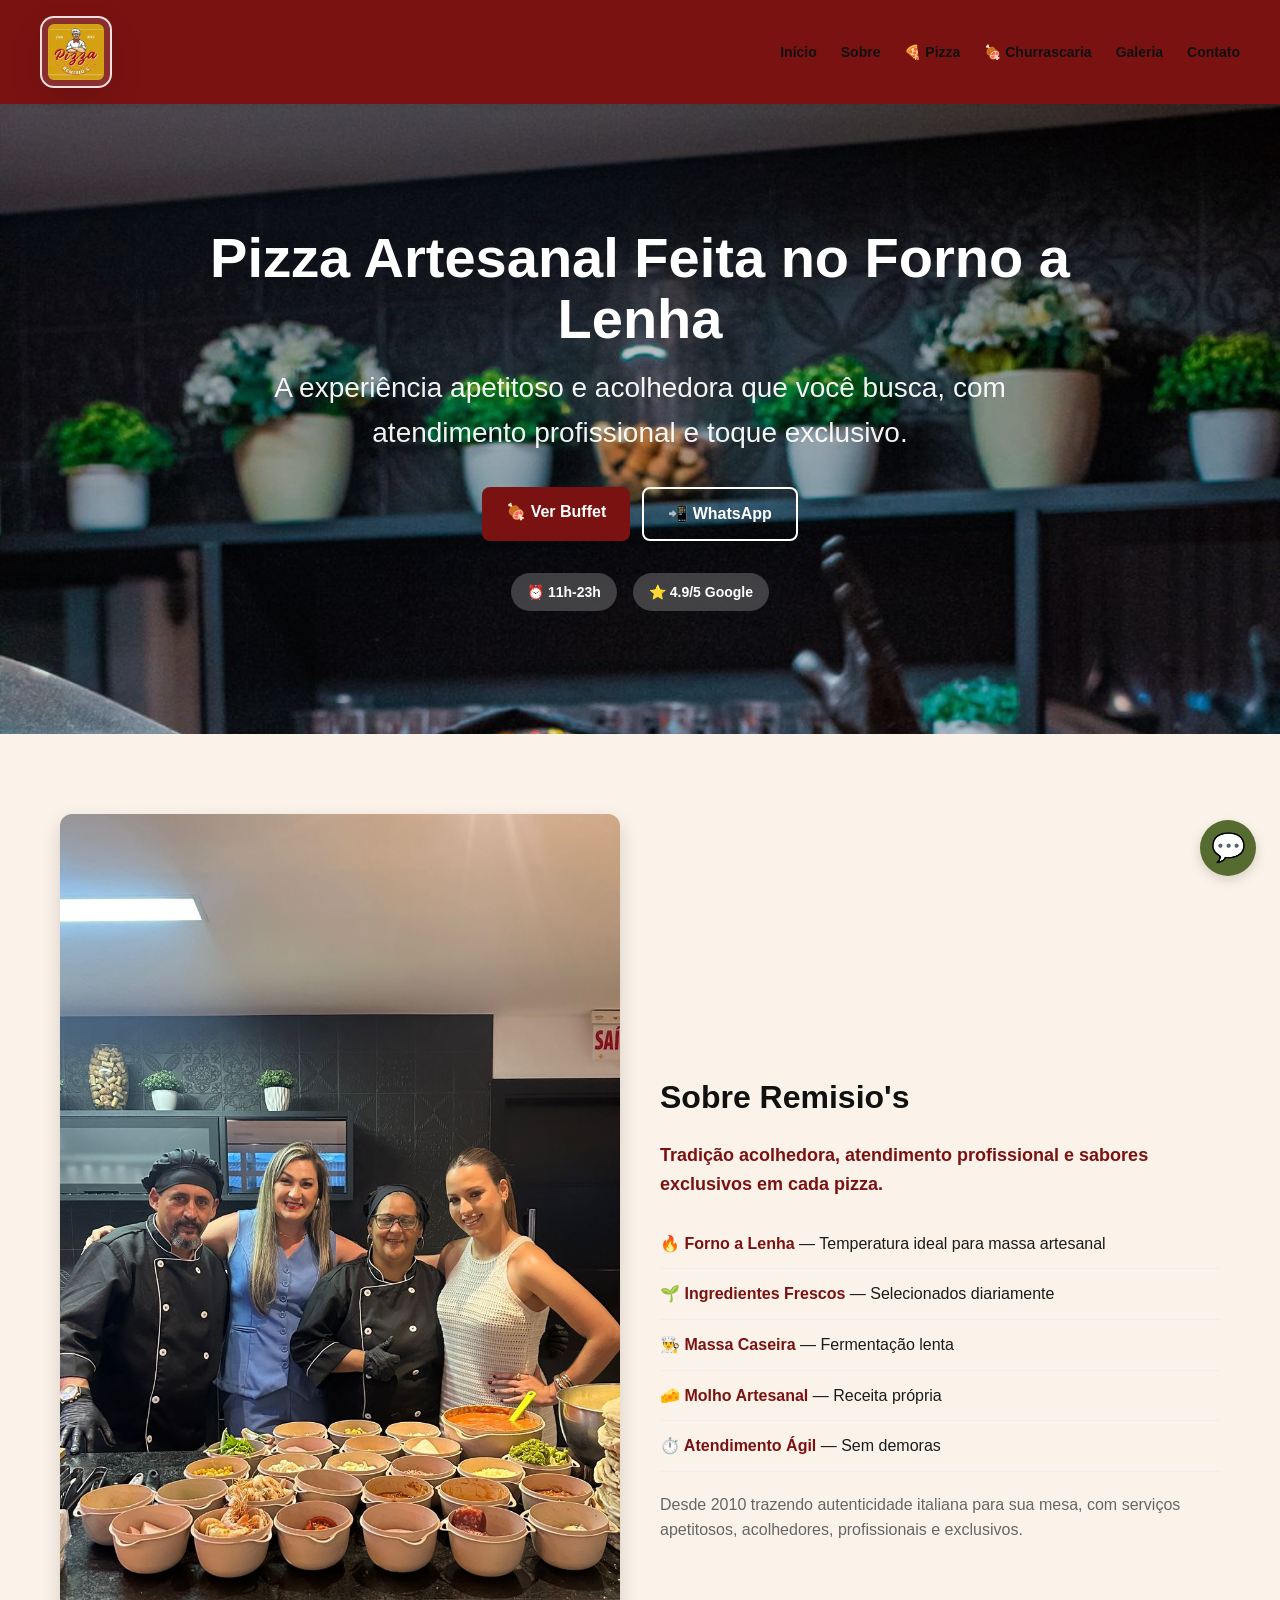
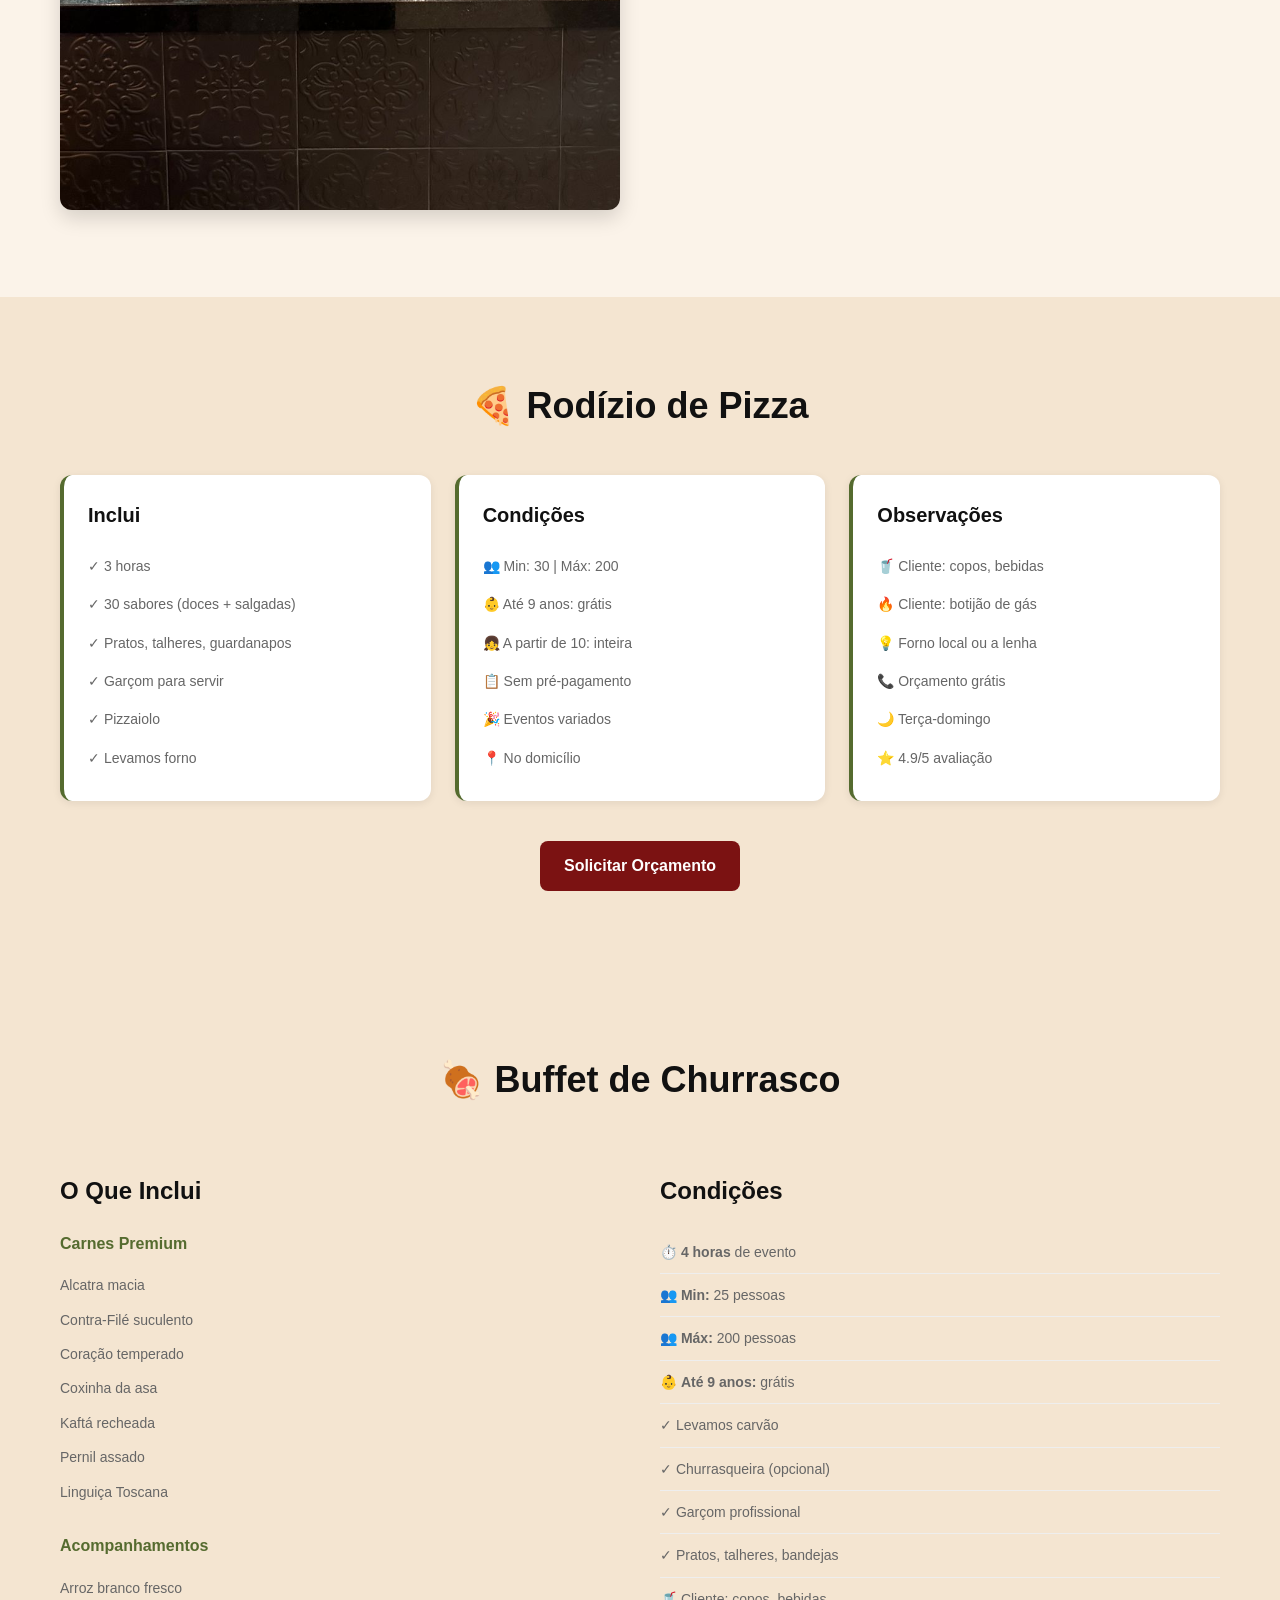
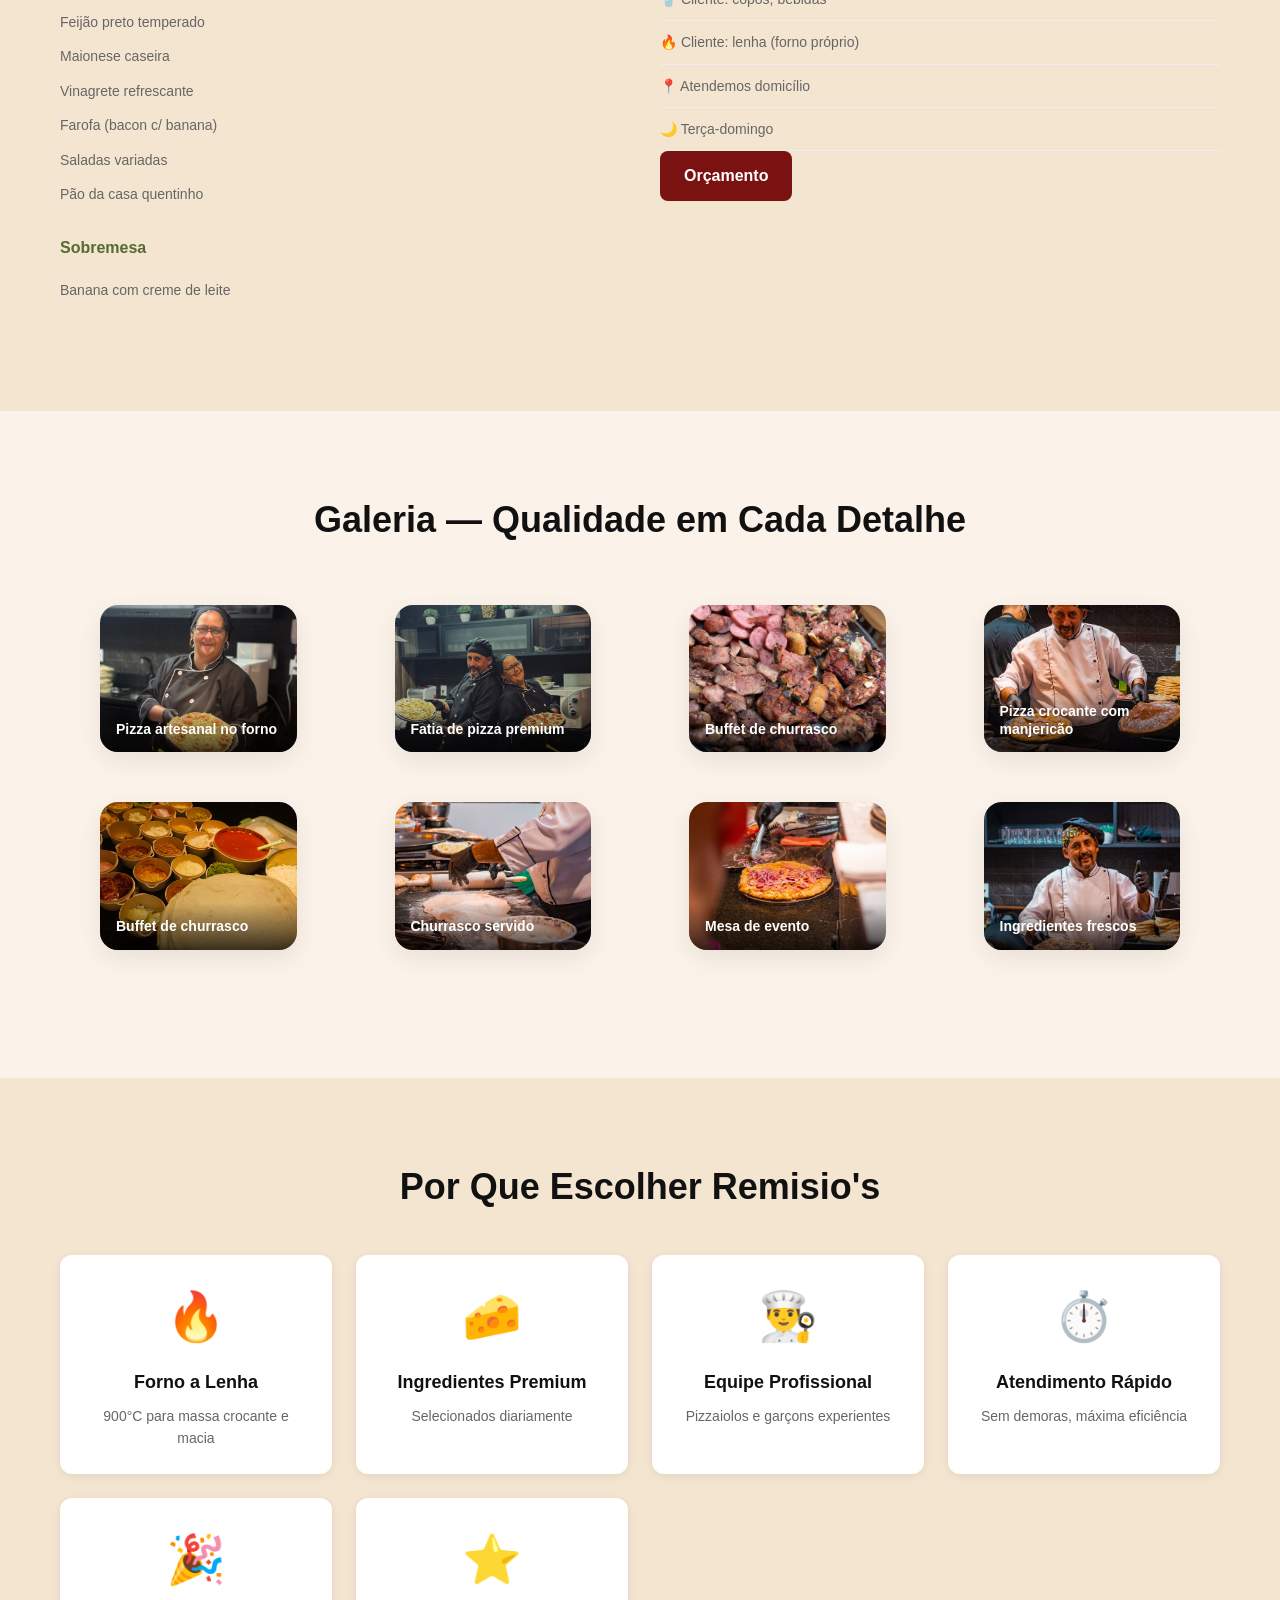
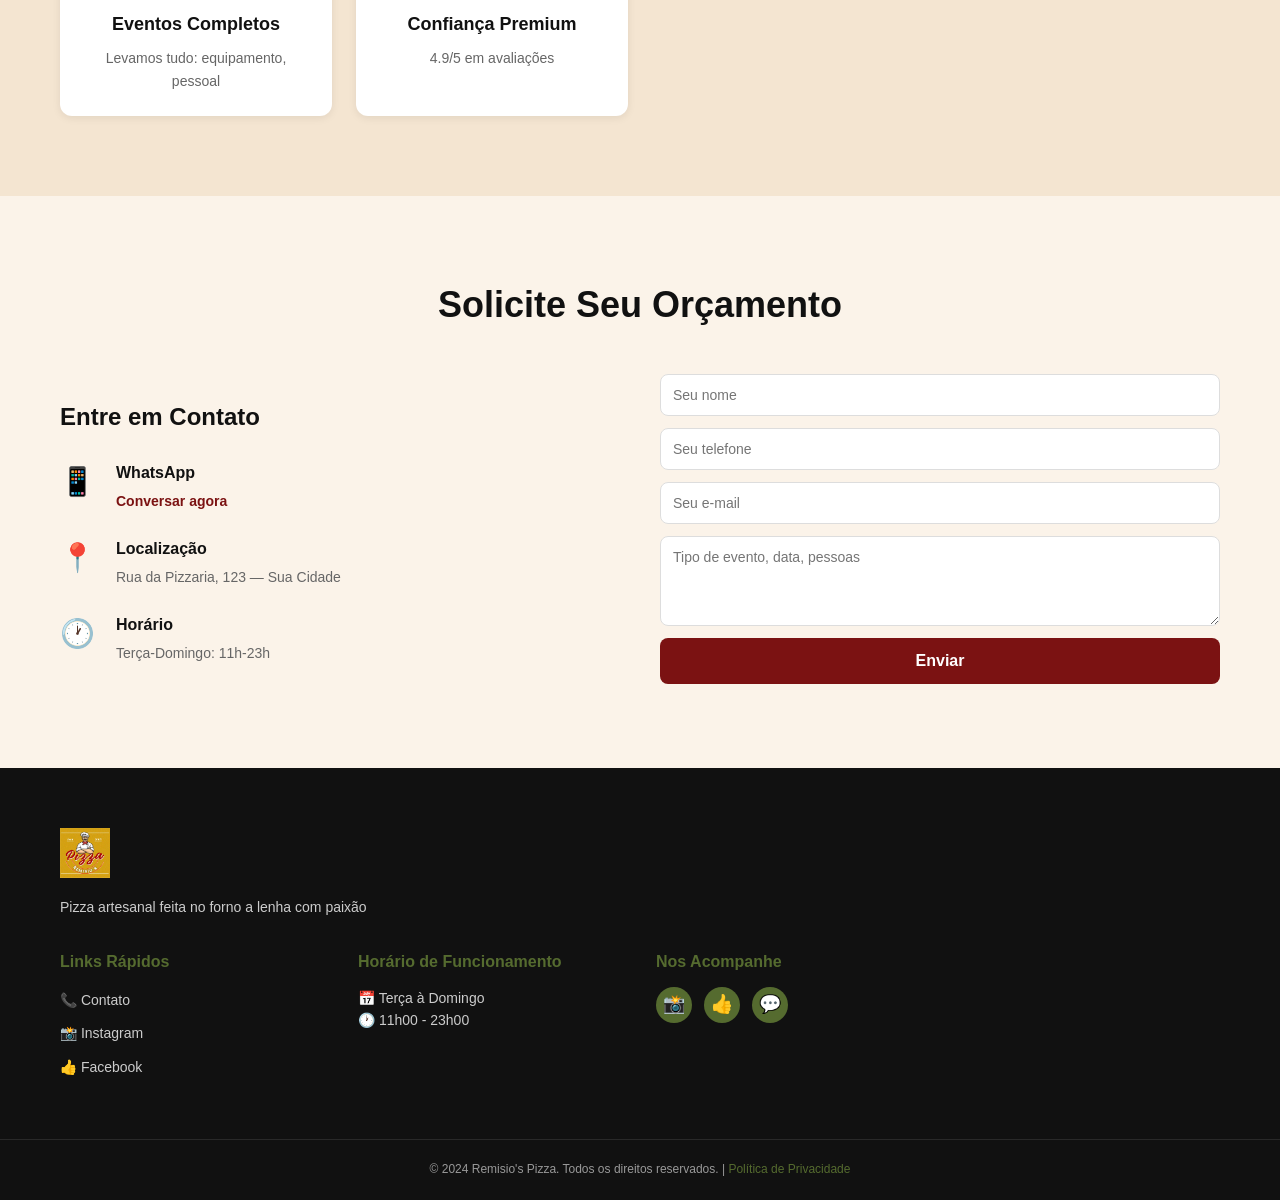
<file: index.html>
﻿<!doctype html>
<html lang="pt-BR">
<head>
  <meta charset="utf-8">
  <meta name="viewport" content="width=device-width,initial-scale=1">
  <title>Remisio's — Pizza Artesanal & Buffet Churrascaria</title>
  <meta name="description" content="Pizzaria artesanal premium com rodízio 3h, 30 sabores e buffet de churrasco. Experiência apetitoso, acolhedora, profissional e exclusiva.">
  <meta property="og:title" content="Remisio's — Pizza Artesanal & Churrascaria">
  <meta property="og:description" content="Rodízio de pizza + Buffet de churrasco premium para eventos. Serviço apetitoso, acolhedor, profissional e exclusivo.">
  <meta property="og:type" content="website">
  <meta property="og:image" content="../logo16.jpg">
  <meta name="theme-color" content="#7B1212">
  <meta name="robots" content="index,follow">
  <meta name="twitter:card" content="summary_large_image">
  <meta name="twitter:title" content="Remisio's — Pizza Artesanal & Churrascaria">
  <meta name="twitter:description" content="Rodízio de pizza + buffet de churrasco premium para eventos. Serviço apetitoso, acolhedor, profissional e exclusivo.">
  <link rel="stylesheet" href="premium-styles.css">
  <link rel="stylesheet" href="premium-fixes.css">
  <script type="application/ld+json">
  {
    "@context": "https://schema.org",
    "@type": "Restaurant",
    "name": "Remisio's Pizza & Churrascaria",
    "description": "Rodízio premium de pizza e buffet de churrasco para eventos com atendimento apetitoso, acolhedor, profissional e exclusivo.",
    "image": "../logo16.jpg",
    "telephone": "+55SEUNUMEROAQUI",
    "address": {
      "@type": "PostalAddress",
      "addressLocality": "Sua Cidade",
      "addressCountry": "BR"
    },
    "openingHours": "Ter-Seg 11:00-23:00"
  }
  </script>
</head>
<body>
  <header class="navbar">
    <div class="container nav-inner">
      <img src="../logo16.jpg" alt="Remisio's Pizza" class="nav-logo">
      <button id="menuToggle" class="menu-toggle" aria-label="Menu">☰</button>
      <nav class="nav-links" id="navLinks">
        <a href="#home">Início</a>
        <a href="#sobre">Sobre</a>
        <a href="#pizza">🍕 Pizza</a>
        <a href="#churrasco">🍖 Churrascaria</a>
        <a href="#galeria">Galeria</a>
        <a href="#contato">Contato</a>
      </nav>
    </div>
  </header>

  <main>
    <!-- HERO SECTION -->
    <section id="home" class="hero">
      <div class="hero-overlay"></div>
      <div class="hero-content">
        <h1 class="hero-title">Pizza Artesanal Feita no Forno a Lenha</h1>
        <p class="hero-subtitle">A experiência apetitoso e acolhedora que você busca, com atendimento profissional e toque exclusivo.</p>
        <div class="hero-cta">
          <a href="#churrasco" class="btn btn-primary">🍖 Ver Buffet</a>
          <a href="https://wa.me/55SEUNUMEROAQUI?text=Ol%C3%A1%20Remisio%27s%21%20Quero%20or%C3%A7amento" class="btn btn-secondary" target="_blank" rel="noopener noreferrer">📲 WhatsApp</a>
        </div>
        <div class="hero-info">
          <div class="info-badge">⏰ 11h-23h</div>
          <div class="info-badge">⭐ 4.9/5 Google</div>
        </div>
      </div>
    </section>

    <!-- SOBRE PIZZARIA -->
    <section id="sobre" class="section sobre">
      <div class="container">
        <div class="sobre-grid">
          <div class="sobre-img">
            <img src="../equipe-ingredientes.jpeg" alt="Equipe Remisio's" loading="lazy">
          </div>
          <div class="sobre-text">
            <h2>Sobre Remisio's</h2>
            <p class="tagline">Tradição acolhedora, atendimento profissional e sabores exclusivos em cada pizza.</p>
            <ul class="highlights">
              <li><strong>🔥 Forno a Lenha</strong> — Temperatura ideal para massa artesanal</li>
              <li><strong>🌱 Ingredientes Frescos</strong> — Selecionados diariamente</li>
              <li><strong>👨‍🍳 Massa Caseira</strong> — Fermentação lenta</li>
              <li><strong>🧀 Molho Artesanal</strong> — Receita própria</li>
              <li><strong>⏱️ Atendimento Ágil</strong> — Sem demoras</li>
            </ul>
            <p class="cta-text">Desde 2010 trazendo autenticidade italiana para sua mesa, com serviços apetitosos, acolhedores, profissionais e exclusivos.</p>
          </div>
        </div>
      </div>
    </section>

    <!-- PIZZA RODÍZIO -->
    <section id="pizza" class="section pizza-section alt-bg">
      <div class="container">
        <h2 class="section-title">🍕 Rodízio de Pizza</h2>
        <div class="service-grid">
          <div class="service-card">
            <h3>Inclui</h3>
            <ul>
              <li>✓ 3 horas</li>
              <li>✓ 30 sabores (doces + salgadas)</li>
              <li>✓ Pratos, talheres, guardanapos</li>
              <li>✓ Garçom para servir</li>
              <li>✓ Pizzaiolo</li>
              <li>✓ Levamos forno</li>
            </ul>
          </div>
          <div class="service-card">
            <h3>Condições</h3>
            <ul>
              <li>👥 Min: 30 | Máx: 200</li>
              <li>👶 Até 9 anos: grátis</li>
              <li>👧 A partir de 10: inteira</li>
              <li>📋 Sem pré-pagamento</li>
              <li>🎉 Eventos variados</li>
              <li>📍 No domicílio</li>
            </ul>
          </div>
          <div class="service-card">
            <h3>Observações</h3>
            <ul>
              <li>🥤 Cliente: copos, bebidas</li>
              <li>🔥 Cliente: botijão de gás</li>
              <li>💡 Forno local ou a lenha</li>
              <li>📞 Orçamento grátis</li>
              <li>🌙 Terça-domingo</li>
              <li>⭐ 4.9/5 avaliação</li>
            </ul>
          </div>
        </div>
        <a href="https://wa.me/55SEUNUMEROAQUI?text=Quero%20or%C3%A7amento%20para%20rod%C3%ADzio%20de%20pizza" class="btn btn-primary cta-bottom" target="_blank" rel="noopener noreferrer">Solicitar Orçamento</a>
      </div>
    </section>

    <!-- CHURRASCARIA BUFFET -->
    <section id="churrasco" class="section churrasco-section alt-bg">
      <div class="container">
        <h2 class="section-title">🍖 Buffet de Churrasco</h2>
        <div class="churrasco-grid">
          <div class="churrasco-col">
            <h3>O Que Inclui</h3>
            <div class="churrasco-list">
              <h4>Carnes Premium</h4>
              <ul>
                <li>Alcatra macia</li>
                <li>Contra-Filé suculento</li>
                <li>Coração temperado</li>
                <li>Coxinha da asa</li>
                <li>Kaftá recheada</li>
                <li>Pernil assado</li>
                <li>Linguiça Toscana</li>
              </ul>
            </div>
            <div class="churrasco-list">
              <h4>Acompanhamentos</h4>
              <ul>
                <li>Arroz branco fresco</li>
                <li>Feijão preto temperado</li>
                <li>Maionese caseira</li>
                <li>Vinagrete refrescante</li>
                <li>Farofa (bacon c/ banana)</li>
                <li>Saladas variadas</li>
                <li>Pão da casa quentinho</li>
              </ul>
            </div>
            <div class="churrasco-list">
              <h4>Sobremesa</h4>
              <ul>
                <li>Banana com creme de leite</li>
              </ul>
            </div>
          </div>
          <div class="churrasco-col">
            <h3>Condições</h3>
            <ul class="conditions">
              <li>⏱️ <strong>4 horas</strong> de evento</li>
              <li>👥 <strong>Min:</strong> 25 pessoas</li>
              <li>👥 <strong>Máx:</strong> 200 pessoas</li>
              <li>👶 <strong>Até 9 anos:</strong> grátis</li>
              <li>✓ Levamos carvão</li>
              <li>✓ Churrasqueira (opcional)</li>
              <li>✓ Garçom profissional</li>
              <li>✓ Pratos, talheres, bandejas</li>
              <li>🥤 Cliente: copos, bebidas</li>
              <li>🔥 Cliente: lenha (forno próprio)</li>
              <li>📍 Atendemos domicílio</li>
              <li>🌙 Terça-domingo</li>
            </ul>
            <a href="https://wa.me/55SEUNUMEROAQUI?text=Or%C3%A7amento%20Churrasco" class="btn btn-primary" target="_blank" rel="noopener noreferrer">Orçamento</a>
          </div>
        </div>
      </div>
    </section>

    <!-- GALERIA -->
    <section id="galeria" class="section galeria-section">
      <div class="container">
        <h2 class="section-title">Galeria — Qualidade em Cada Detalhe</h2>
        <div class="gallery-grid">
          <figure class="gallery-item">
            <img src="../chef-pizza-camarao.jpeg" alt="Pizza artesanal no forno" loading="lazy">
            <figcaption>Pizza artesanal no forno</figcaption>
          </figure>
          <figure class="gallery-item">
            <img src="../chefs-exibem-pizzas.jpeg" alt="Fatia de pizza premium" loading="lazy">
            <figcaption>Fatia de pizza premium</figcaption>
          </figure>
          <figure class="gallery-item">
            <img src="../churrasco-prato.jpeg" alt="Buffet de churrasco" loading="lazy">
            <figcaption>Buffet de churrasco</figcaption>
          </figure>
          <figure class="gallery-item">
            <img src="../pizza-massa-preparo.jpeg" alt="Pizza crocante com manjericão" loading="lazy">
            <figcaption>Pizza crocante com manjericão</figcaption>
          </figure>
          <figure class="gallery-item">
            <img src="../massa-ingredientes.jpeg" alt="Buffet de churrasco" loading="lazy">
            <figcaption>Buffet de churrasco</figcaption>
          </figure>
          <figure class="gallery-item">
            <img src="../pizzaiolo-com-pizzas.jpeg" alt="Churrasco servido" loading="lazy">
            <figcaption>Churrasco servido</figcaption>
          </figure>
          <figure class="gallery-item">
            <img src="../pizza-cobertura-cebola.jpeg" alt="Mesa de evento" loading="lazy">
            <figcaption>Mesa de evento</figcaption>
          </figure>
          <figure class="gallery-item">
            <img src="../pizzaiolo-pizza-doce-salgada.jpeg" alt="Ingredientes frescos" loading="lazy">
            <figcaption>Ingredientes frescos</figcaption>
          </figure>
        </div>
      </div>
    </section>

    <!-- DIFERENCIAIS -->
    <section class="section diferenciais alt-bg">
      <div class="container">
        <h2 class="section-title">Por Que Escolher Remisio's</h2>
        <div class="diferenciais-grid">
          <div class="diferencial-card">
            <div class="icon">🔥</div>
            <h4>Forno a Lenha</h4>
            <p>900°C para massa crocante e macia</p>
          </div>
          <div class="diferencial-card">
            <div class="icon">🧀</div>
            <h4>Ingredientes Premium</h4>
            <p>Selecionados diariamente</p>
          </div>
          <div class="diferencial-card">
            <div class="icon">👨‍🍳</div>
            <h4>Equipe Profissional</h4>
            <p>Pizzaiolos e garçons experientes</p>
          </div>
          <div class="diferencial-card">
            <div class="icon">⏱️</div>
            <h4>Atendimento Rápido</h4>
            <p>Sem demoras, máxima eficiência</p>
          </div>
          <div class="diferencial-card">
            <div class="icon">🎉</div>
            <h4>Eventos Completos</h4>
            <p>Levamos tudo: equipamento, pessoal</p>
          </div>
          <div class="diferencial-card">
            <div class="icon">⭐</div>
            <h4>Confiança Premium</h4>
            <p>4.9/5 em avaliações</p>
          </div>
        </div>
      </div>
    </section>

    <!-- CONTATO -->
    <section id="contato" class="section contato-section">
      <div class="container">
        <h2 class="section-title">Solicite Seu Orçamento</h2>
        <div class="contato-grid">
          <div class="contato-info">
            <h3>Entre em Contato</h3>
            <div class="info-item">
              <span class="icon">📱</span>
              <div>
                <strong>WhatsApp</strong>
                <p><a href="https://wa.me/55SEUNUMEROAQUI" target="_blank" rel="noopener noreferrer">Conversar agora</a></p>
              </div>
            </div>
            <div class="info-item">
              <span class="icon">📍</span>
              <div>
                <strong>Localização</strong>
                <p>Rua da Pizzaria, 123 — Sua Cidade</p>
              </div>
            </div>
            <div class="info-item">
              <span class="icon">🕐</span>
              <div>
                <strong>Horário</strong>
                <p>Terça-Domingo: 11h-23h</p>
              </div>
            </div>
          </div>
          <form class="contato-form" id="contactForm">
            <input type="text" placeholder="Seu nome" required>
            <input type="tel" placeholder="Seu telefone" required>
            <input type="email" placeholder="Seu e-mail">
            <textarea placeholder="Tipo de evento, data, pessoas" rows="4"></textarea>
            <button type="submit" class="btn btn-primary">Enviar</button>
          </form>
        </div>
      </div>
    </section>
  </main>

  <footer class="footer">
    <div class="container footer-content">
      <div class="footer-section footer-brand">
        <img src="../logo16.jpg" alt="Remisio's Logo" class="footer-logo">
        <p class="brand-tagline">Pizza artesanal feita no forno a lenha com paixão</p>
      </div>
      
      <div class="footer-section footer-links">
        <h4>Links Rápidos</h4>
        <ul>
          <li><a href="#contato">📞 Contato</a></li>
          <li><a href="https://instagram.com/remisiospizza" target="_blank" rel="noopener noreferrer">📸 Instagram</a></li>
          <li><a href="https://facebook.com/remisiospizza" target="_blank" rel="noopener noreferrer">👍 Facebook</a></li>
        </ul>
      </div>

      <div class="footer-section footer-info">
        <h4>Horário de Funcionamento</h4>
        <p>📅 Terça à Domingo<br>🕐 11h00 - 23h00</p>
      </div>

      <div class="footer-section footer-social">
        <h4>Nos Acompanhe</h4>
        <div class="social-links">
          <a href="https://instagram.com/remisiospizza" target="_blank" rel="noopener noreferrer" title="Instagram" class="social-icon">📸</a>
          <a href="https://facebook.com/remisiospizza" target="_blank" rel="noopener noreferrer" title="Facebook" class="social-icon">👍</a>
          <a href="https://wa.me/55SEUNUMEROAQUI" target="_blank" rel="noopener noreferrer" title="WhatsApp" class="social-icon">💬</a>
        </div>
      </div>
    </div>
    
    <div class="footer-bottom">
      <p>&copy; 2024 Remisio's Pizza. Todos os direitos reservados. | <a href="#politica">Política de Privacidade</a></p>
    </div>
  </footer>

  <!-- WhatsApp FAB -->
  <a href="https://wa.me/55SEUNUMEROAQUI" target="_blank" rel="noopener noreferrer" class="whatsapp-fab" title="WhatsApp">💬</a>

  <script src="premium.js"></script>
</body>
</html>
</file>
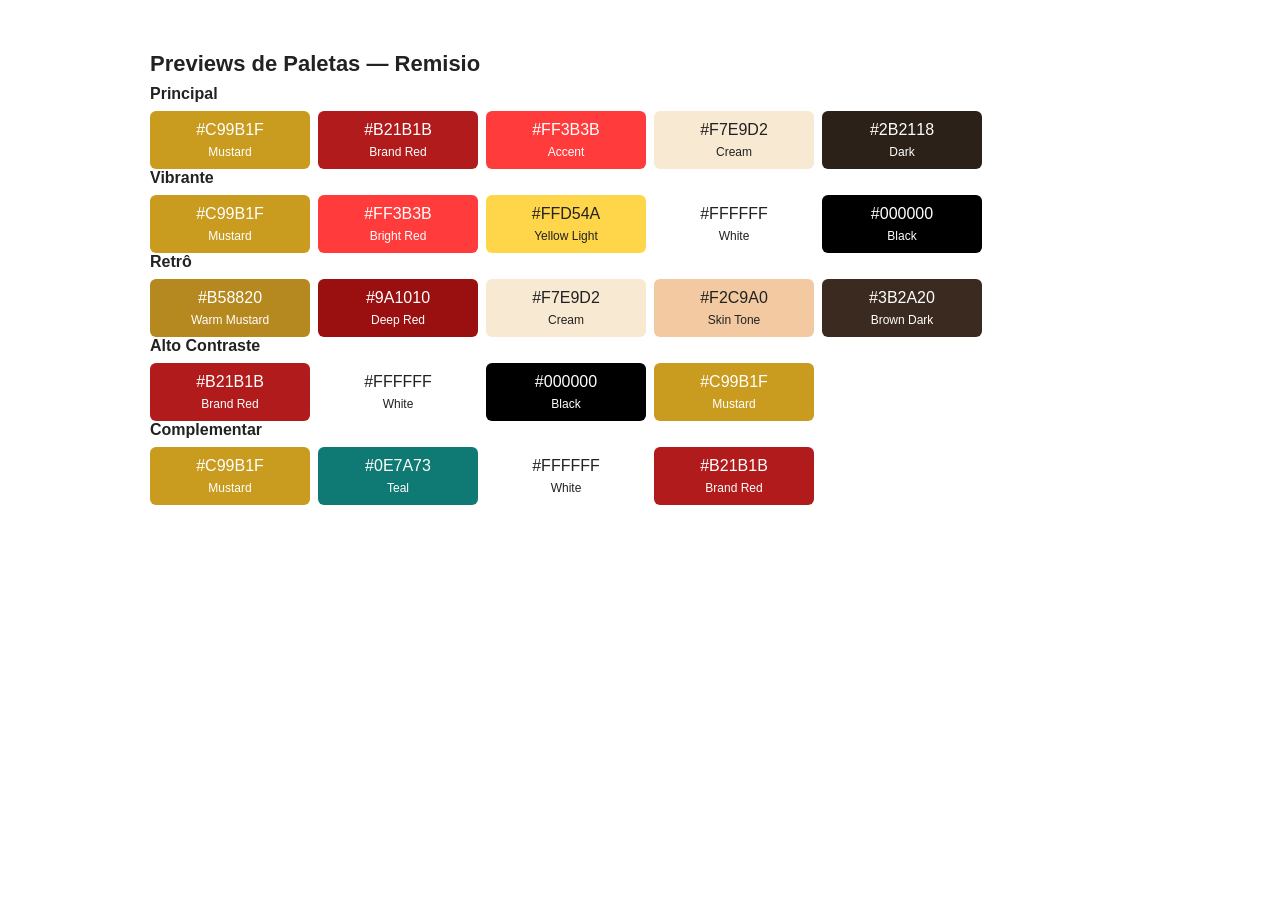
<file: palettes/preview.html>
<!doctype html>
<html>
<head>
  <meta charset="utf-8">
  <title>Previews de Paletas — Remisio</title>
  <link rel="stylesheet" href="remisio.css">
  <style>
    .container{max-width:980px;margin:24px auto;padding:12px}
    h1{font-size:22px;margin-bottom:8px}
    .swatches{display:flex;gap:8px}
    .sw-block{width:140px;padding:10px;border-radius:6px;color:#fff;text-align:center}
    .label{font-size:12px;margin-top:6px}
    .palette-title{font-weight:700;margin-bottom:8px}
  </style>
</head>
<body>
  <div class="container">
    <h1>Previews de Paletas — Remisio</h1>

    <section>
      <div class="palette-title">Principal</div>
      <div class="swatches">
        <div class="sw-block" style="background:#C99B1F">#C99B1F<div class="label">Mustard</div></div>
        <div class="sw-block" style="background:#B21B1B">#B21B1B<div class="label">Brand Red</div></div>
        <div class="sw-block" style="background:#FF3B3B">#FF3B3B<div class="label">Accent</div></div>
        <div class="sw-block" style="background:#F7E9D2;color:#222">#F7E9D2<div class="label">Cream</div></div>
        <div class="sw-block" style="background:#2B2118">#2B2118<div class="label">Dark</div></div>
      </div>
    </section>

    <section>
      <div class="palette-title">Vibrante</div>
      <div class="swatches">
        <div class="sw-block" style="background:#C99B1F">#C99B1F<div class="label">Mustard</div></div>
        <div class="sw-block" style="background:#FF3B3B">#FF3B3B<div class="label">Bright Red</div></div>
        <div class="sw-block" style="background:#FFD54A;color:#222">#FFD54A<div class="label">Yellow Light</div></div>
        <div class="sw-block" style="background:#FFFFFF;color:#222">#FFFFFF<div class="label">White</div></div>
        <div class="sw-block" style="background:#000000">#000000<div class="label">Black</div></div>
      </div>
    </section>

    <section>
      <div class="palette-title">Retrô</div>
      <div class="swatches">
        <div class="sw-block" style="background:#B58820">#B58820<div class="label">Warm Mustard</div></div>
        <div class="sw-block" style="background:#9A1010">#9A1010<div class="label">Deep Red</div></div>
        <div class="sw-block" style="background:#F7E9D2;color:#222">#F7E9D2<div class="label">Cream</div></div>
        <div class="sw-block" style="background:#F2C9A0;color:#222">#F2C9A0<div class="label">Skin Tone</div></div>
        <div class="sw-block" style="background:#3B2A20">#3B2A20<div class="label">Brown Dark</div></div>
      </div>
    </section>

    <section>
      <div class="palette-title">Alto Contraste</div>
      <div class="swatches">
        <div class="sw-block" style="background:#B21B1B">#B21B1B<div class="label">Brand Red</div></div>
        <div class="sw-block" style="background:#FFFFFF;color:#222">#FFFFFF<div class="label">White</div></div>
        <div class="sw-block" style="background:#000000">#000000<div class="label">Black</div></div>
        <div class="sw-block" style="background:#C99B1F">#C99B1F<div class="label">Mustard</div></div>
      </div>
    </section>

    <section>
      <div class="palette-title">Complementar</div>
      <div class="swatches">
        <div class="sw-block" style="background:#C99B1F">#C99B1F<div class="label">Mustard</div></div>
        <div class="sw-block" style="background:#0E7A73">#0E7A73<div class="label">Teal</div></div>
        <div class="sw-block" style="background:#FFFFFF;color:#222">#FFFFFF<div class="label">White</div></div>
        <div class="sw-block" style="background:#B21B1B">#B21B1B<div class="label">Brand Red</div></div>
      </div>
    </section>

  </div>
</body>
</html>
</file>
<file: premium-styles.css>
:root{--red-dark:#7B1212;--cream:#F4E5D1;--olive:#556B2F;--graphite:#111111;--dark:#111111;--text:#1B1B1B;--light-gray:#f3efe9;--surface:#FBF3E9;--shadow:0 24px 70px rgba(0,0,0,0.09)}*{box-sizing:border-box}html{scroll-behavior:smooth}body{margin:0;font-family:'Segoe UI',Tahoma,Geneva,Verdana,sans-serif;color:var(--text);line-height:1.6;background:var(--surface)}.container{max-width:1200px;margin:0 auto;padding:20px}/* NAVBAR */
.navbar{position:sticky;top:0;z-index:100;background:var(--red-dark);color:#fff;box-shadow:0 6px 24px rgba(0,0,0,0.16)}.nav-inner{display:flex;align-items:center;justify-content:space-between;gap:22px;padding:16px 0}.nav-logo{height:72px;margin-right:18px;border:2px solid rgba(255,255,255,0.85);border-radius:14px;padding:6px;background:rgba(255,255,255,0.12);box-shadow:0 14px 32px rgba(0,0,0,0.12)}.nav-links{display:flex;gap:24px}.nav-links a{color:var(--graphite);text-decoration:none;font-weight:600;font-size:14px;transition:opacity 0.2s}.nav-links a:hover{opacity:0.8}.menu-toggle{display:none;background:0;border:0;color:#fff;font-size:24px}/* HERO */
.hero{position:relative;background:linear-gradient(180deg,rgba(0,0,0,0.18),rgba(0,0,0,0.06)),url(../hero-fundo.jpeg) top center/cover no-repeat;height:clamp(420px,70vh,760px);display:flex;align-items:center;justify-content:center;text-align:center;color:#fff;overflow:hidden;background-color:#111;min-height:70vh}.hero-overlay{position:absolute;top:0;left:0;width:100%;height:100%;background:linear-gradient(180deg,rgba(0,0,0,0.18),rgba(0,0,0,0.06));}.hero-content{position:relative;z-index:2;max-width:900px;padding:40px 20px}.hero-title{font-size:clamp(32px,6vw,56px);margin:0 0 16px;font-weight:800;line-height:1.1}.hero-subtitle{font-size:clamp(18px,4vw,28px);margin:0 0 32px;font-weight:300;opacity:0.95}.hero-cta{display:flex;gap:12px;justify-content:center;flex-wrap:wrap;margin-bottom:32px}.hero-info{display:flex;gap:16px;justify-content:center;flex-wrap:wrap}.info-badge{background:rgba(255,255,255,0.22);backdrop-filter:blur(10px);padding:8px 16px;border-radius:50px;font-size:14px;font-weight:600}/* BUTTONS */
.btn{display:inline-block;padding:12px 24px;border-radius:8px;text-decoration:none;font-weight:700;border:0;cursor:pointer;transition:transform 0.25s ease,background 0.25s ease,box-shadow 0.25s ease;font-size:16px}.btn-primary{background:var(--red-dark);color:#fff}.btn-primary:hover{background:#8b0000;transform:translateY(-2px);box-shadow:0 10px 26px rgba(139,0,0,0.18)}.btn-secondary{background:transparent;border:2px solid #fff;color:#fff}.btn-secondary:hover{background:#fff;color:var(--red-dark)}.btn-small{padding:8px 12px;font-size:12px;display:inline-block;background:var(--red-dark);color:#fff;border-radius:4px;text-decoration:none;font-weight:600}.btn-small:hover{background:#8b0000}/* SECTIONS */
.section{padding:60px 0;opacity:0;transform:translateY(18px);animation:fadeInUp 0.75s ease forwards}.alt-bg{background:var(--cream)}.section-title{font-size:36px;margin:0 0 40px;text-align:center;color:var(--dark);font-weight:800}.cta-bottom{display:block;margin:40px auto 0;width:fit-content}/* SOBRE */
.sobre-grid{display:grid;grid-template-columns:1fr 1fr;gap:40px;align-items:center}.sobre-img img{width:100%;border-radius:12px;box-shadow:0 8px 20px rgba(0,0,0,0.15)}.sobre-text h2{font-size:32px;margin:0 0 8px;color:var(--dark)}.tagline{font-size:18px;color:var(--red-dark);font-weight:600;margin-bottom:20px!important}.highlights{list-style:none;padding:0;margin:20px 0}.highlights li{padding:12px 0;border-bottom:1px solid #eee;font-size:16px}.highlights strong{color:var(--red-dark)}.cta-text{font-size:16px;color:#666;margin-top:20px}/* SERVICE CARDS */
.service-grid{display:grid;grid-template-columns:repeat(auto-fit,minmax(280px,1fr));gap:24px;margin-bottom:40px}.service-card{background:#fff;border-radius:12px;padding:24px;box-shadow:0 2px 8px rgba(0,0,0,0.08);border-left:4px solid var(--olive)}.service-card h3{margin:0 0 16px;color:var(--dark);font-size:20px}.service-card ul{list-style:none;padding:0;margin:0}.service-card li{padding:8px 0;color:#666;font-size:14px}/* CARDÁPIO */
.cardapio-tabs{display:flex;gap:8px;margin-bottom:32px;justify-content:center;flex-wrap:wrap}.tab-btn{background:var(--cream);border:2px solid var(--olive);color:var(--text);padding:10px 16px;border-radius:25px;cursor:pointer;font-weight:600;transition:all 0.3s}.tab-btn.active{background:var(--olive);color:#fff}.tab-btn:hover{background:var(--olive);color:#fff}.cardapio-grid{display:grid;grid-template-columns:repeat(auto-fill,minmax(260px,1fr));gap:20px}.pizza-item{background:#fff;border-radius:12px;padding:20px;box-shadow:0 2px 8px rgba(0,0,0,0.08);position:relative}.pizza-badges{display:flex;gap:6px;margin-bottom:8px;flex-wrap:wrap}.badge{display:inline-block;background:var(--red-dark);color:#fff;padding:4px 8px;border-radius:4px;font-size:12px;font-weight:600}.pizza-item h4{margin:12px 0 8px;color:var(--dark);font-size:18px}.pizza-item p{margin:0;color:#666;font-size:14px}.pizza-footer{display:flex;justify-content:space-between;align-items:center;margin-top:16px;padding-top:12px;border-top:1px solid #eee}.price{font-weight:700;color:var(--red-dark);font-size:16px}/* CHURRASCO */
.churrasco-grid{display:grid;grid-template-columns:1fr 1fr;gap:40px}.churrasco-col h3{color:var(--dark);font-size:24px;margin-bottom:20px}.churrasco-list{margin-bottom:24px}.churrasco-list h4{color:var(--olive);font-size:16px;margin:0 0 12px;font-weight:700}.churrasco-list ul{list-style:none;padding:0;margin:0}.churrasco-list li{padding:6px 0;color:#666;font-size:14px}.churrasco-col ul.conditions{list-style:none;padding:0;margin:0}.churrasco-col ul.conditions li{padding:10px 0;border-bottom:1px solid #eee;color:#666;font-size:14px}/* GALERIA */
.gallery-grid{display:grid;grid-template-columns:repeat(auto-fit,minmax(220px,1fr));gap:18px;margin:32px 0}.gallery-item{overflow:hidden;border-radius:18px;position:relative;box-shadow:0 8px 24px rgba(0,0,0,0.08);transition:transform 0.3s,box-shadow 0.3s,opacity 0.3s;opacity:0;transform:translateY(18px);animation:fadeInUp 0.7s ease forwards}.gallery-item:hover{transform:translateY(-4px);box-shadow:0 18px 40px rgba(0,0,0,0.12)}.gallery-item img{width:100%;height:100%;aspect-ratio:4/3;object-fit:cover;display:block}.gallery-item figcaption{position:absolute;left:0;right:0;bottom:0;padding:14px 16px;background:linear-gradient(180deg,rgba(0,0,0,0) 0%,rgba(0,0,0,0.72) 100%);color:#fff;font-size:14px;font-weight:700;line-height:1.3}.gallery-grid img:hover{transform:scale(1.05)}/* DIFERENCIAIS */
.diferenciais-grid{display:grid;grid-template-columns:repeat(auto-fit,minmax(240px,1fr));gap:24px}.diferencial-card{text-align:center;padding:24px;border-radius:12px;background:#fff;box-shadow:0 2px 8px rgba(0,0,0,0.08);transition:transform 0.3s}.diferencial-card:hover{transform:translateY(-4px)}.diferencial-card .icon{font-size:48px;margin-bottom:12px}.diferencial-card h4{margin:0 0 8px;color:var(--dark);font-size:18px}.diferencial-card p{margin:0;color:#666;font-size:14px}/* CONTATO */
.contato-grid{display:grid;grid-template-columns:1fr 1fr;gap:40px}.contato-info h3{color:var(--dark);font-size:24px;margin-bottom:24px}.info-item{display:flex;gap:16px;margin-bottom:24px}.info-item .icon{font-size:28px;min-width:40px}.info-item strong{display:block;color:var(--dark);margin-bottom:4px}.info-item p{margin:0;color:#666;font-size:14px}.info-item a{color:var(--red-dark);text-decoration:none;font-weight:600}.contato-form{display:flex;flex-direction:column;gap:12px}.contato-form input,.contato-form textarea{padding:12px;border:1px solid #ddd;border-radius:8px;font-family:inherit;font-size:14px}.contato-form button{padding:14px;background:var(--red-dark);color:#fff;border:0;border-radius:8px;font-weight:700;cursor:pointer;transition:all 0.3s}.contato-form button:hover{background:#8b0000}/* FOOTER */
.footer{background:var(--dark);color:#fff;padding:40px 0 0}.footer-content{display:grid;grid-template-columns:repeat(auto-fit,minmax(240px,1fr));gap:32px;margin-bottom:32px}.footer-section h4{margin:0 0 12px;font-size:16px;color:var(--olive)}.footer-brand{grid-column:1/-1}.footer-logo{height:50px;margin-bottom:12px}.brand-tagline{margin:0;font-size:14px;color:#ccc;line-height:1.4}.footer-links ul{list-style:none;padding:0;margin:0}.footer-links li{margin:8px 0}.footer-links a{color:#ccc;text-decoration:none;font-size:14px;transition:color 0.2s}.footer-links a:hover{color:var(--olive)}.footer-info p{margin:0;font-size:14px;color:#ccc;line-height:1.6}.social-links{display:flex;gap:12px}.social-icon{display:inline-flex;align-items:center;justify-content:center;width:36px;height:36px;background:var(--olive);border-radius:50%;color:#fff;text-decoration:none;font-size:18px;transition:all 0.2s}.social-icon:hover{background:var(--red-dark);transform:translateY(-2px)}.footer-bottom{border-top:1px solid rgba(255,255,255,0.1);padding:20px 0;text-align:center}.footer-bottom p{margin:0;font-size:12px;color:#999}.footer-bottom a{color:var(--olive);text-decoration:none}.footer-bottom a:hover{text-decoration:underline}@media(max-width:768px){.footer-content{grid-template-columns:1fr}.footer-section{text-align:center}.social-links{justify-content:center}}/* WHATSAPP FAB */
.whatsapp-fab{position:fixed;right:24px;bottom:24px;z-index:1000;width:56px;height:56px;background:var(--olive);border-radius:50%;display:flex;align-items:center;justify-content:center;color:#fff;font-size:28px;text-decoration:none;box-shadow:0 4px 12px rgba(0,0,0,0.15);transition:background 0.3s,transform 0.3s,box-shadow 0.3s;animation:float 5s ease-in-out infinite}.whatsapp-fab:hover{background:#435727;transform:translateY(-2px);box-shadow:0 10px 24px rgba(0,0,0,0.22)}/* MOBILE */
@media(max-width:768px){.nav-links{display:none;position:absolute;right:0;top:70px;background:var(--red-dark);flex-direction:column;padding:16px;border-radius:0;gap:12px;width:100%;box-shadow:0 4px 8px rgba(0,0,0,0.1)}.nav-links.active{display:flex}.menu-toggle{display:block}.hero-cta{flex-direction:column}.hero-cta .btn{width:100%}.hero-title{font-size:28px}.hero-subtitle{font-size:16px}.section-title{font-size:28px}.sobre-grid,.churrasco-grid,.contato-grid{grid-template-columns:1fr}.cardapio-grid{grid-template-columns:repeat(auto-fill,minmax(220px,1fr))}.service-grid{grid-template-columns:1fr}.diferenciais-grid{grid-template-columns:1fr}}@media(max-width:480px){.container{padding:12px}.nav-logo{height:40px}.nav-links{top:60px;padding:12px}.hero{height:clamp(300px,60vh,500px)}.hero-title{font-size:22px}.hero-subtitle{font-size:14px}.btn{padding:10px 16px;font-size:14px}.section{padding:40px 0}.cardapio-grid{grid-template-columns:1fr}.whatsapp-fab{width:48px;height:48px;right:16px;bottom:16px;font-size:24px}}@keyframes fadeInUp{from{opacity:0;transform:translateY(24px)}to{opacity:1;transform:translateY(0)}}@keyframes float{0%,100%{transform:translateY(0)}50%{transform:translateY(-6px)}}@media(prefers-reduced-motion:reduce){html{scroll-behavior:auto}*,.section,.gallery-item,.btn,.whatsapp-fab{animation:none!important;transition:none!important}}
</file>
<file: premium-fixes.css>
/* Small overrides to ensure elements are visible when prefers-reduced-motion is enabled */
@media (prefers-reduced-motion: reduce) {
  .section, .gallery-item { opacity: 1 !important; transform: none !important; }
}
</file>
<file: palettes/remisio.css>
:root {
  --mustard: #C99B1F;
  --brand-red: #B21B1B;
  --accent-red: #FF3B3B;
  --cream: #F7E9D2;
  --dark: #2B2118;
  --yellow-light: #FFD54A;
  --teal: #0E7A73;
}

body { font-family: Arial, Helvetica, sans-serif; background: #fff; color: #222; }
.palette { display:flex; gap:12px; align-items:center; padding:18px; border-bottom:1px solid #eee; }
.swatch { width:120px; height:80px; border-radius:6px; box-shadow:0 2px 4px rgba(0,0,0,0.1); }
.meta { min-width:260px }
.hex { font-weight:700; }
</file>
